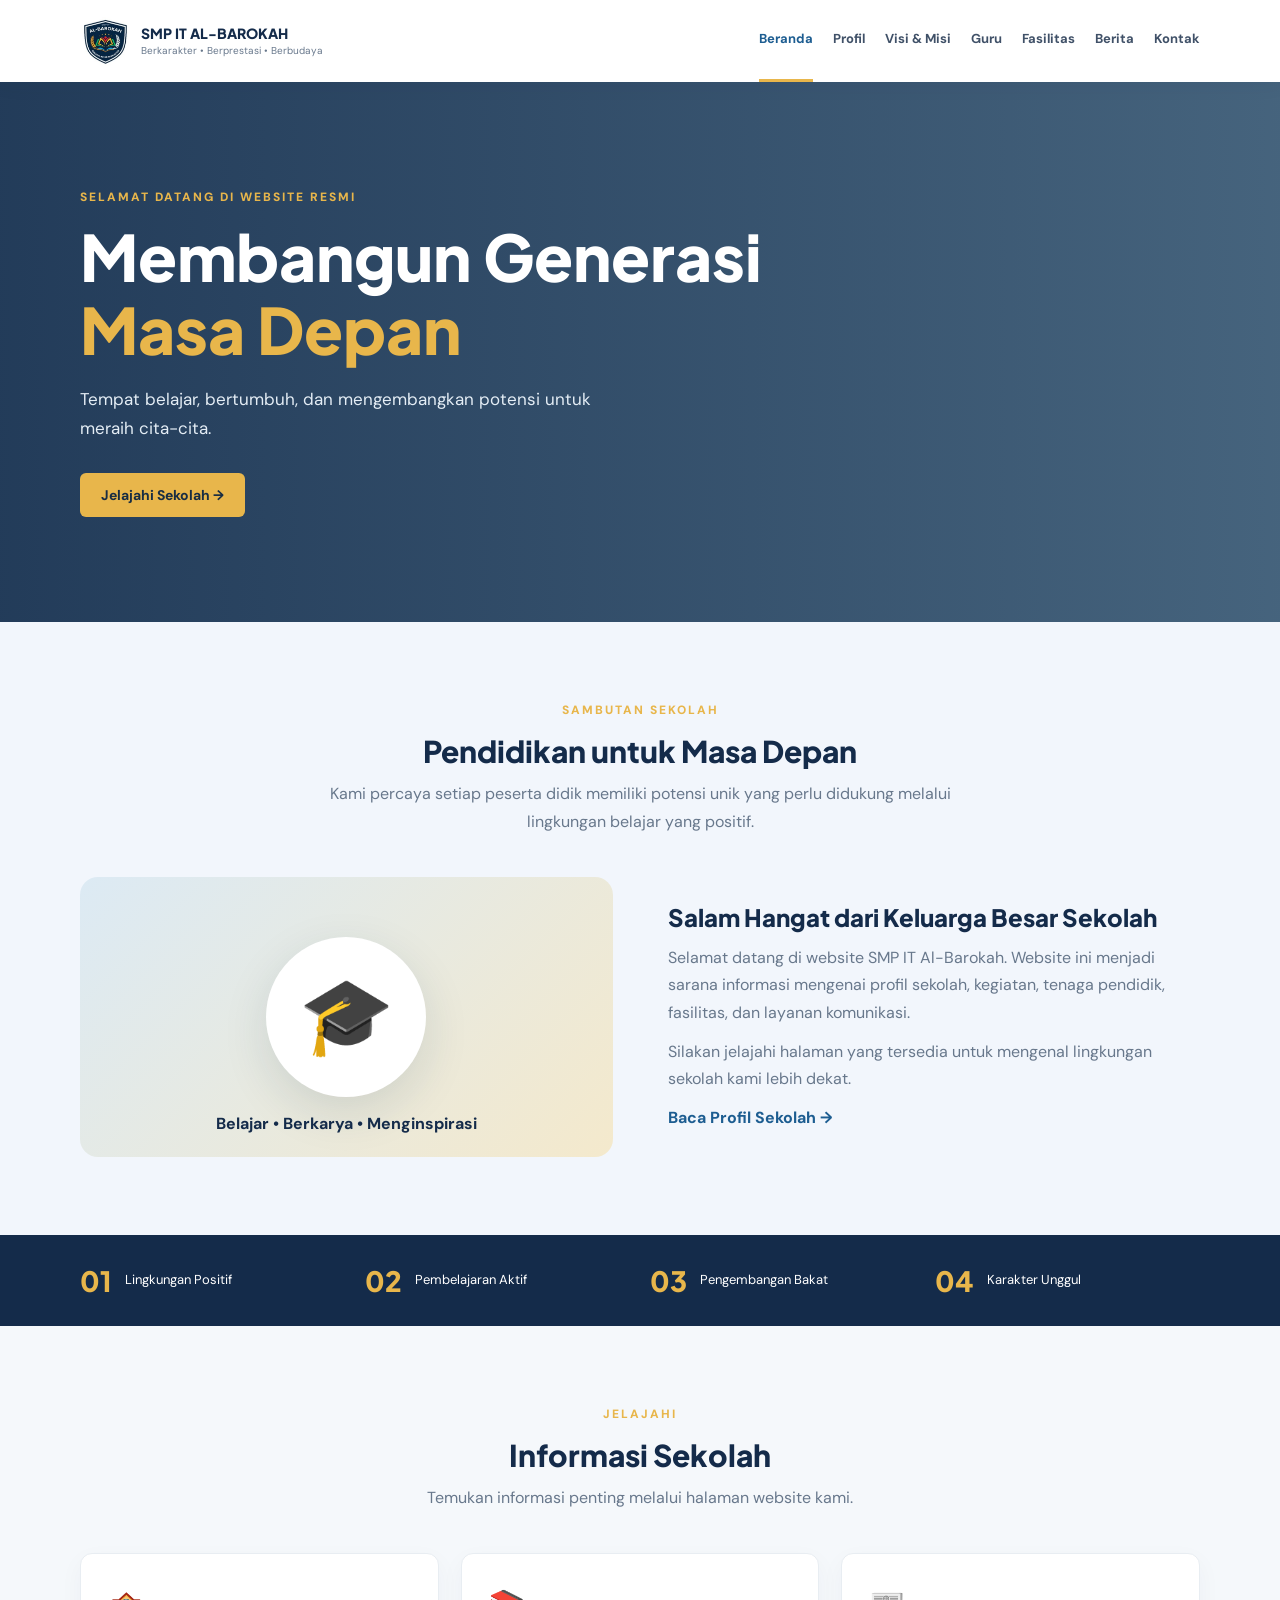
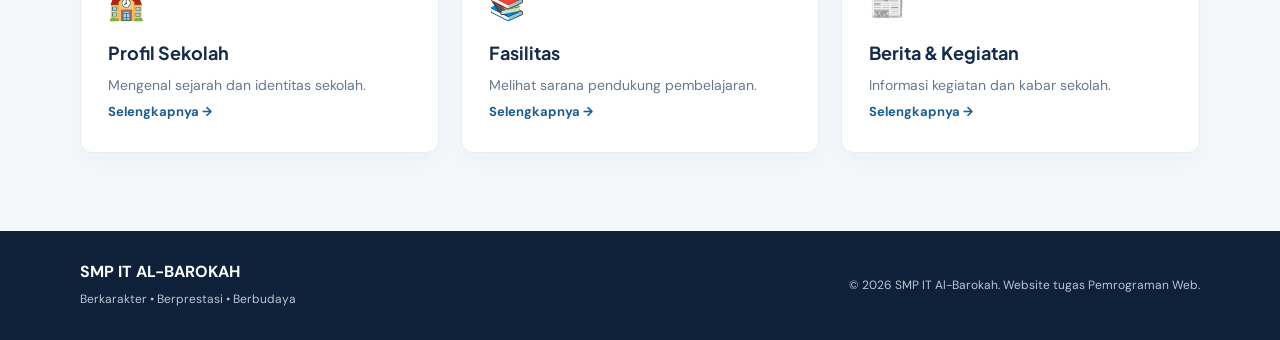
<file: index.html>
<!DOCTYPE html>
<html lang="id">
<head>
    <meta charset="UTF-8">
    <meta name="viewport" content="width=device-width, initial-scale=1.0">

    <title>Beranda | SMP IT Al-Barokah</title>

    <link rel="stylesheet" href="assets/style.css">
    <script src="assets/script.js" defer></script>
</head>

<body>

    <!-- NAVBAR -->
    <header class="noneng_header" id="noneng_header">

        <div class="noneng_container noneng_navwrap">

            <a class="noneng_brand" href="index.html">
                <img src="assets/logo sekolah.jpg" alt="Logo SMP IT Al-Barokah">

                <span>
                    <b>SMP IT AL-BAROKAH</b>
                    <small>Berkarakter • Berprestasi • Berbudaya</small>
                </span>
            </a>

            <button class="noneng_toggle" id="noneng_toggle">
                ☰
            </button>

            <nav class="noneng_menu" id="noneng_menu">

                <a class="noneng_active" href="index.html">Beranda</a>
                <a href="profil.html">Profil</a>
                <a href="visimisi.html">Visi & Misi</a>
                <a href="guru.html">Guru</a>
                <a href="fasilitas.html">Fasilitas</a>
                <a href="berita.html">Berita</a>
                <a href="kontak.html">Kontak</a>

            </nav>

        </div>

    </header>


    <!-- HERO SECTION -->
    <main>

        <section class="noneng_hero">

            <div class="noneng_container noneng_hero_content">

                <p class="noneng_kicker">
                    SELAMAT DATANG DI WEBSITE RESMI
                </p>

                <h1>
                    Membangun Generasi
                    <br>
                    <span>Masa Depan</span>
                </h1>

                <p class="noneng_hero_text">
                    Tempat belajar, bertumbuh, dan mengembangkan
                    potensi untuk meraih cita-cita.
                </p>

                <a class="noneng_button" href="profil.html">
                    Jelajahi Sekolah →
                </a>

            </div>

        </section>


        <!-- SAMBUTAN SEKOLAH -->
        <section class="noneng_section">

            <div class="noneng_container">

                <div class="noneng_section_heading">

                    <p class="noneng_kicker">
                        SAMBUTAN SEKOLAH
                    </p>

                    <h2>Pendidikan untuk Masa Depan</h2>

                    <p>
                        Kami percaya setiap peserta didik memiliki
                        potensi unik yang perlu didukung melalui
                        lingkungan belajar yang positif.
                    </p>

                </div>


                <div class="noneng_welcome">

                    <div class="noneng_welcome_art">

                        <div class="noneng_art_circle">
                            🎓
                        </div>

                        <span>
                            Belajar • Berkarya • Menginspirasi
                        </span>

                    </div>


                    <div>

                        <h3>
                            Salam Hangat dari Keluarga Besar Sekolah
                        </h3>

                        <p>
                            Selamat datang di website SMP IT Al-Barokah.
                            Website ini menjadi sarana informasi mengenai
                            profil sekolah, kegiatan, tenaga pendidik,
                            fasilitas, dan layanan komunikasi.
                        </p>

                        <p>
                            Silakan jelajahi halaman yang tersedia
                            untuk mengenal lingkungan sekolah kami
                            lebih dekat.
                        </p>

                        <a class="noneng_textlink" href="profil.html">
                            Baca Profil Sekolah →
                        </a>

                    </div>

                </div>

            </div>

        </section>


        <!-- KEUNGGULAN SEKOLAH -->
        <section class="noneng_stats">

            <div class="noneng_container noneng_stats_grid">

                <div>
                    <b>01</b>
                    <span>Lingkungan Positif</span>
                </div>

                <div>
                    <b>02</b>
                    <span>Pembelajaran Aktif</span>
                </div>

                <div>
                    <b>03</b>
                    <span>Pengembangan Bakat</span>
                </div>

                <div>
                    <b>04</b>
                    <span>Karakter Unggul</span>
                </div>

            </div>

        </section>


        <!-- INFORMASI SEKOLAH -->
        <section class="noneng_section noneng_light">

            <div class="noneng_container">

                <div class="noneng_section_heading">

                    <p class="noneng_kicker">
                        JELAJAHI
                    </p>

                    <h2>Informasi Sekolah</h2>

                    <p>
                        Temukan informasi penting melalui
                        halaman website kami.
                    </p>

                </div>


                <div class="noneng_cards">

                    <a class="noneng_card" href="profil.html">

                        <span class="noneng_card_icon">🏫</span>

                        <h3>Profil Sekolah</h3>

                        <p>
                            Mengenal sejarah dan identitas sekolah.
                        </p>

                        <b>Selengkapnya →</b>

                    </a>


                    <a class="noneng_card" href="fasilitas.html">

                        <span class="noneng_card_icon">📚</span>

                        <h3>Fasilitas</h3>

                        <p>
                            Melihat sarana pendukung pembelajaran.
                        </p>

                        <b>Selengkapnya →</b>

                    </a>


                    <a class="noneng_card" href="berita.html">

                        <span class="noneng_card_icon">📰</span>

                        <h3>Berita & Kegiatan</h3>

                        <p>
                            Informasi kegiatan dan kabar sekolah.
                        </p>

                        <b>Selengkapnya →</b>

                    </a>

                </div>

            </div>

        </section>

    </main>


    <!-- FOOTER -->
    <footer class="noneng_footer">

        <div class="noneng_container noneng_footer_inner">

            <div>

                <b>SMP IT AL-BAROKAH</b>

                <p>
                    Berkarakter • Berprestasi • Berbudaya
                </p>

            </div>

            <p>
                © <span class="noneng_year"></span>
                SMP IT Al-Barokah.
                Website tugas Pemrograman Web.
            </p>

        </div>

    </footer>

</body>
</html>
</file>
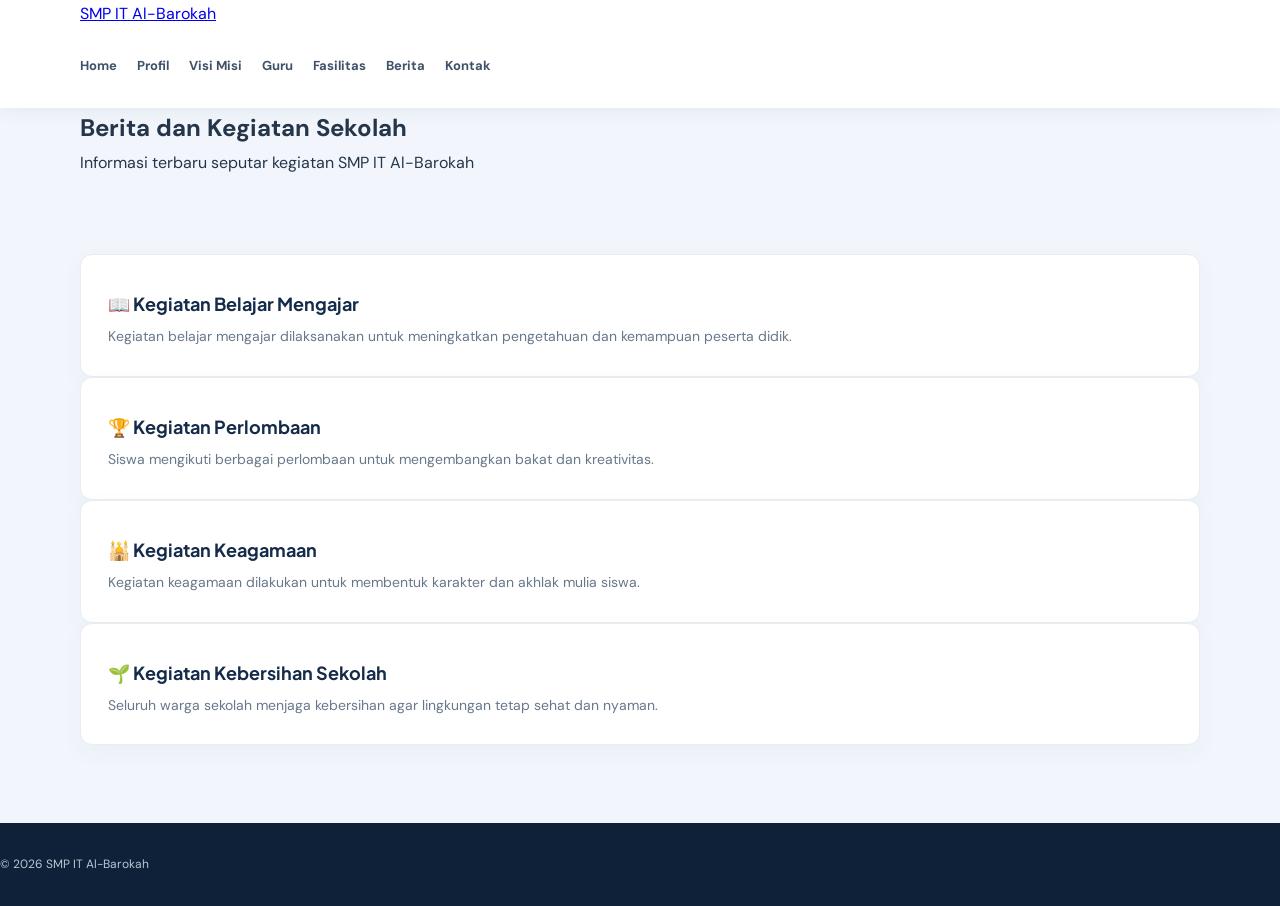
<file: berita.html>
<!DOCTYPE html>
<html lang="id">
<head>
    <meta charset="UTF-8">
    <meta name="viewport" content="width=device-width, initial-scale=1.0">
    <title>Berita - SMP IT Al-Barokah</title>
    <link rel="stylesheet" href="assets/style.css">
</head>
<body>

<header class="noneng_header">
    <div class="noneng_container noneng_navbar">
        <a href="index.html" class="noneng_logo">SMP IT Al-Barokah</a>

        <button id="noneng_toggle" class="noneng_toggle"
            aria-label="Buka menu" aria-expanded="false">☰</button>

        <nav id="noneng_menu" class="noneng_menu">
            <a href="index.html">Home</a>
            <a href="profil.html">Profil</a>
            <a href="visimisi.html">Visi Misi</a>
            <a href="guru.html">Guru</a>
            <a href="fasilitas.html">Fasilitas</a>
            <a href="berita.html">Berita</a>
            <a href="kontak.html">Kontak</a>
        </nav>
    </div>
</header>

<main class="noneng_container">

    <section class="noneng_page_heading">
        <h1>Berita dan Kegiatan Sekolah</h1>
        <p>Informasi terbaru seputar kegiatan SMP IT Al-Barokah</p>
    </section>

    <section class="noneng_section">
        <div class="noneng_grid">

            <div class="noneng_card">
                <h3>📖 Kegiatan Belajar Mengajar</h3>
                <p>
                    Kegiatan belajar mengajar dilaksanakan
                    untuk meningkatkan pengetahuan dan
                    kemampuan peserta didik.
                </p>
            </div>

            <div class="noneng_card">
                <h3>🏆 Kegiatan Perlombaan</h3>
                <p>
                    Siswa mengikuti berbagai perlombaan
                    untuk mengembangkan bakat dan kreativitas.
                </p>
            </div>

            <div class="noneng_card">
                <h3>🕌 Kegiatan Keagamaan</h3>
                <p>
                    Kegiatan keagamaan dilakukan untuk
                    membentuk karakter dan akhlak mulia siswa.
                </p>
            </div>

            <div class="noneng_card">
                <h3>🌱 Kegiatan Kebersihan Sekolah</h3>
                <p>
                    Seluruh warga sekolah menjaga kebersihan
                    agar lingkungan tetap sehat dan nyaman.
                </p>
            </div>

        </div>
    </section>

</main>

<footer class="noneng_footer">
    <p>&copy; <span class="noneng_year"></span> SMP IT Al-Barokah</p>
</footer>

<script src="assets/script.js"></script>
</body>
</html>
</file>
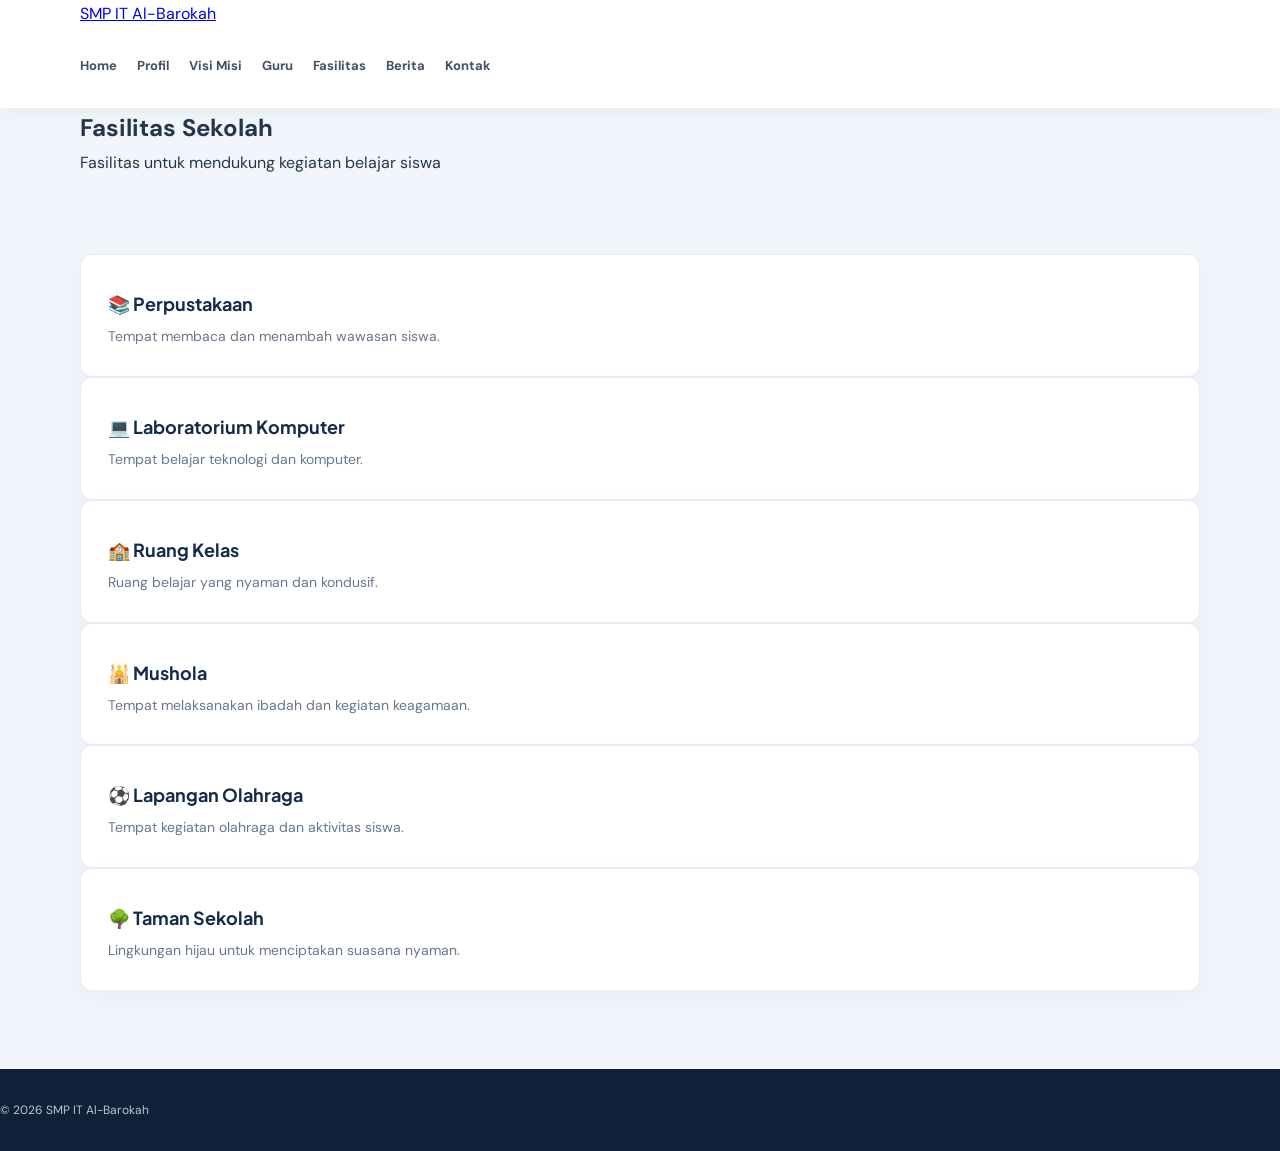
<file: fasilitas.html>
<!DOCTYPE html>
<html lang="id">
<head>
    <meta charset="UTF-8">
    <meta name="viewport" content="width=device-width, initial-scale=1.0">
    <title>Fasilitas - SMP IT Al-Barokah</title>
    <link rel="stylesheet" href="assets/style.css">
</head>
<body>

<header class="noneng_header">
    <div class="noneng_container noneng_navbar">
        <a href="index.html" class="noneng_logo">SMP IT Al-Barokah</a>

        <button id="noneng_toggle" class="noneng_toggle"
            aria-label="Buka menu" aria-expanded="false">☰</button>

        <nav id="noneng_menu" class="noneng_menu">
            <a href="index.html">Home</a>
            <a href="profil.html">Profil</a>
            <a href="visimisi.html">Visi Misi</a>
            <a href="guru.html">Guru</a>
            <a href="fasilitas.html">Fasilitas</a>
            <a href="berita.html">Berita</a>
            <a href="kontak.html">Kontak</a>
        </nav>
    </div>
</header>

<main class="noneng_container">

    <section class="noneng_page_heading">
        <h1>Fasilitas Sekolah</h1>
        <p>Fasilitas untuk mendukung kegiatan belajar siswa</p>
    </section>

    <section class="noneng_section">
        <div class="noneng_grid">

            <div class="noneng_card">
                <h3>📚 Perpustakaan</h3>
                <p>Tempat membaca dan menambah wawasan siswa.</p>
            </div>

            <div class="noneng_card">
                <h3>💻 Laboratorium Komputer</h3>
                <p>Tempat belajar teknologi dan komputer.</p>
            </div>

            <div class="noneng_card">
                <h3>🏫 Ruang Kelas</h3>
                <p>Ruang belajar yang nyaman dan kondusif.</p>
            </div>

            <div class="noneng_card">
                <h3>🕌 Mushola</h3>
                <p>Tempat melaksanakan ibadah dan kegiatan keagamaan.</p>
            </div>

            <div class="noneng_card">
                <h3>⚽ Lapangan Olahraga</h3>
                <p>Tempat kegiatan olahraga dan aktivitas siswa.</p>
            </div>

            <div class="noneng_card">
                <h3>🌳 Taman Sekolah</h3>
                <p>Lingkungan hijau untuk menciptakan suasana nyaman.</p>
            </div>

        </div>
    </section>

</main>

<footer class="noneng_footer">
    <p>&copy; <span class="noneng_year"></span> SMP IT Al-Barokah</p>
</footer>

<script src="assets/script.js"></script>
</body>
</html>
</file>
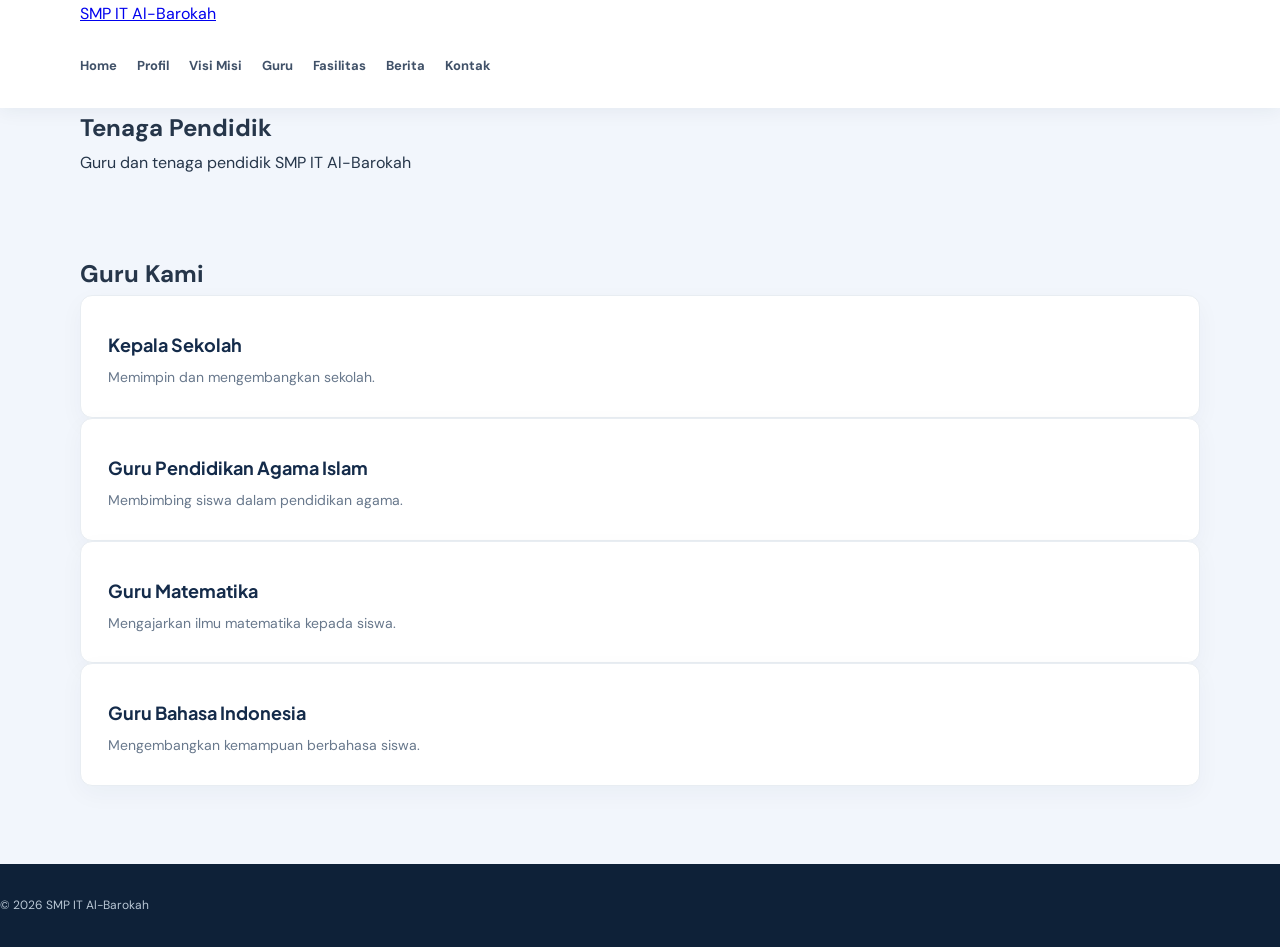
<file: guru.html>
<!DOCTYPE html>
<html lang="id">
<head>
    <meta charset="UTF-8">
    <meta name="viewport" content="width=device-width, initial-scale=1.0">
    <title>Guru - SMP IT Al-Barokah</title>
    <link rel="stylesheet" href="assets/style.css">
</head>
<body>

<header class="noneng_header">
    <div class="noneng_container noneng_navbar">
        <a href="index.html" class="noneng_logo">SMP IT Al-Barokah</a>

        <button id="noneng_toggle" class="noneng_toggle"
            aria-label="Buka menu" aria-expanded="false">☰</button>

        <nav id="noneng_menu" class="noneng_menu">
            <a href="index.html">Home</a>
            <a href="profil.html">Profil</a>
            <a href="visimisi.html">Visi Misi</a>
            <a href="guru.html">Guru</a>
            <a href="fasilitas.html">Fasilitas</a>
            <a href="berita.html">Berita</a>
            <a href="kontak.html">Kontak</a>
        </nav>
    </div>
</header>

<main class="noneng_container">

    <section class="noneng_page_heading">
        <h1>Tenaga Pendidik</h1>
        <p>Guru dan tenaga pendidik SMP IT Al-Barokah</p>
    </section>

    <section class="noneng_section">
        <h2>Guru Kami</h2>

        <div class="noneng_grid">

            <div class="noneng_card">
                <h3>Kepala Sekolah</h3>
                <p>Memimpin dan mengembangkan sekolah.</p>
            </div>

            <div class="noneng_card">
                <h3>Guru Pendidikan Agama Islam</h3>
                <p>Membimbing siswa dalam pendidikan agama.</p>
            </div>

            <div class="noneng_card">
                <h3>Guru Matematika</h3>
                <p>Mengajarkan ilmu matematika kepada siswa.</p>
            </div>

            <div class="noneng_card">
                <h3>Guru Bahasa Indonesia</h3>
                <p>Mengembangkan kemampuan berbahasa siswa.</p>
            </div>

        </div>
    </section>

</main>

<footer class="noneng_footer">
    <p>&copy; <span class="noneng_year"></span> SMP IT Al-Barokah</p>
</footer>

<script src="assets/script.js"></script>
</body>
</html>
</file>
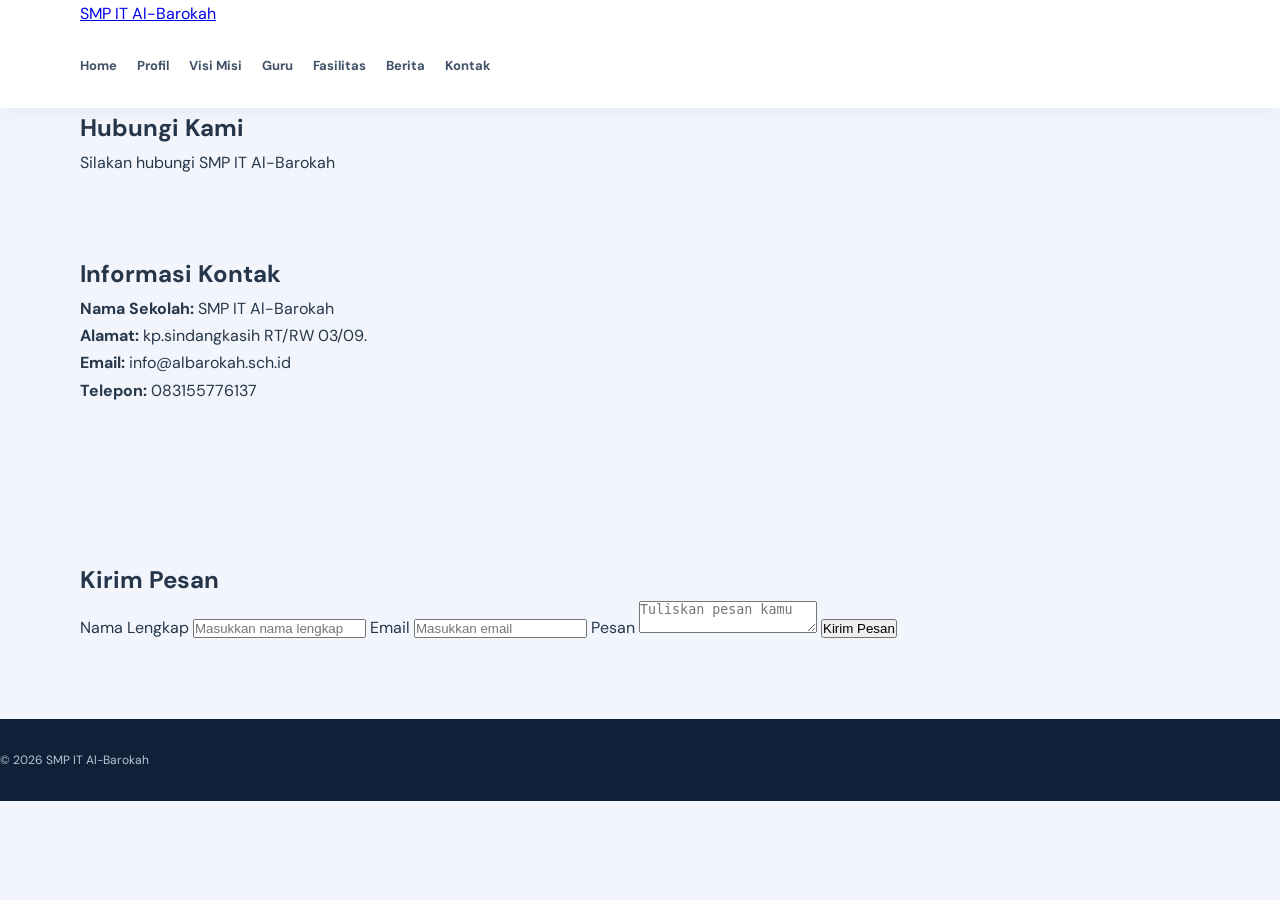
<file: kontak.html>
<!DOCTYPE html>
<html lang="id">
<head>
    <meta charset="UTF-8">
    <meta name="viewport" content="width=device-width, initial-scale=1.0">
    <title>Kontak - SMP IT Al-Barokah</title>
    <link rel="stylesheet" href="assets/style.css">
</head>
<body>

<header class="noneng_header">
    <div class="noneng_container noneng_navbar">
        <a href="index.html" class="noneng_logo">SMP IT Al-Barokah</a>

        <button id="noneng_toggle" class="noneng_toggle"
            aria-label="Buka menu" aria-expanded="false">☰</button>

        <nav id="noneng_menu" class="noneng_menu">
            <a href="index.html">Home</a>
            <a href="profil.html">Profil</a>
            <a href="visimisi.html">Visi Misi</a>
            <a href="guru.html">Guru</a>
            <a href="fasilitas.html">Fasilitas</a>
            <a href="berita.html">Berita</a>
            <a href="kontak.html">Kontak</a>
        </nav>
    </div>
</header>

<main class="noneng_container">

    <section class="noneng_page_heading">
        <h1>Hubungi Kami</h1>
        <p>Silakan hubungi SMP IT Al-Barokah</p>
    </section>

    <section class="noneng_section">
        <h2>Informasi Kontak</h2>
        <p><b>Nama Sekolah:</b> SMP IT Al-Barokah</p>
        <p><b>Alamat:</b> kp.sindangkasih RT/RW 03/09.</p>
        <p><b>Email:</b> info@albarokah.sch.id</p>
        <p><b>Telepon:</b> 083155776137</p>
    </section>

    <section class="noneng_section">
        <h2>Kirim Pesan</h2>

        <form id="noneng_contact_form">
            <label for="nama">Nama Lengkap</label>
            <input type="text" id="nama" name="nama"
                placeholder="Masukkan nama lengkap" required>

            <label for="email">Email</label>
            <input type="email" id="email" name="email"
                placeholder="Masukkan email" required>

            <label for="pesan">Pesan</label>
            <textarea id="pesan" name="pesan"
                placeholder="Tuliskan pesan kamu" required></textarea>

            <button type="submit">Kirim Pesan</button>
            <p id="noneng_form_message"></p>
        </form>
    </section>

</main>

<footer class="noneng_footer">
    <p>&copy; <span class="noneng_year"></span> SMP IT Al-Barokah</p>
</footer>

<script src="assets/script.js"></script>
</body>
</html>
</file>
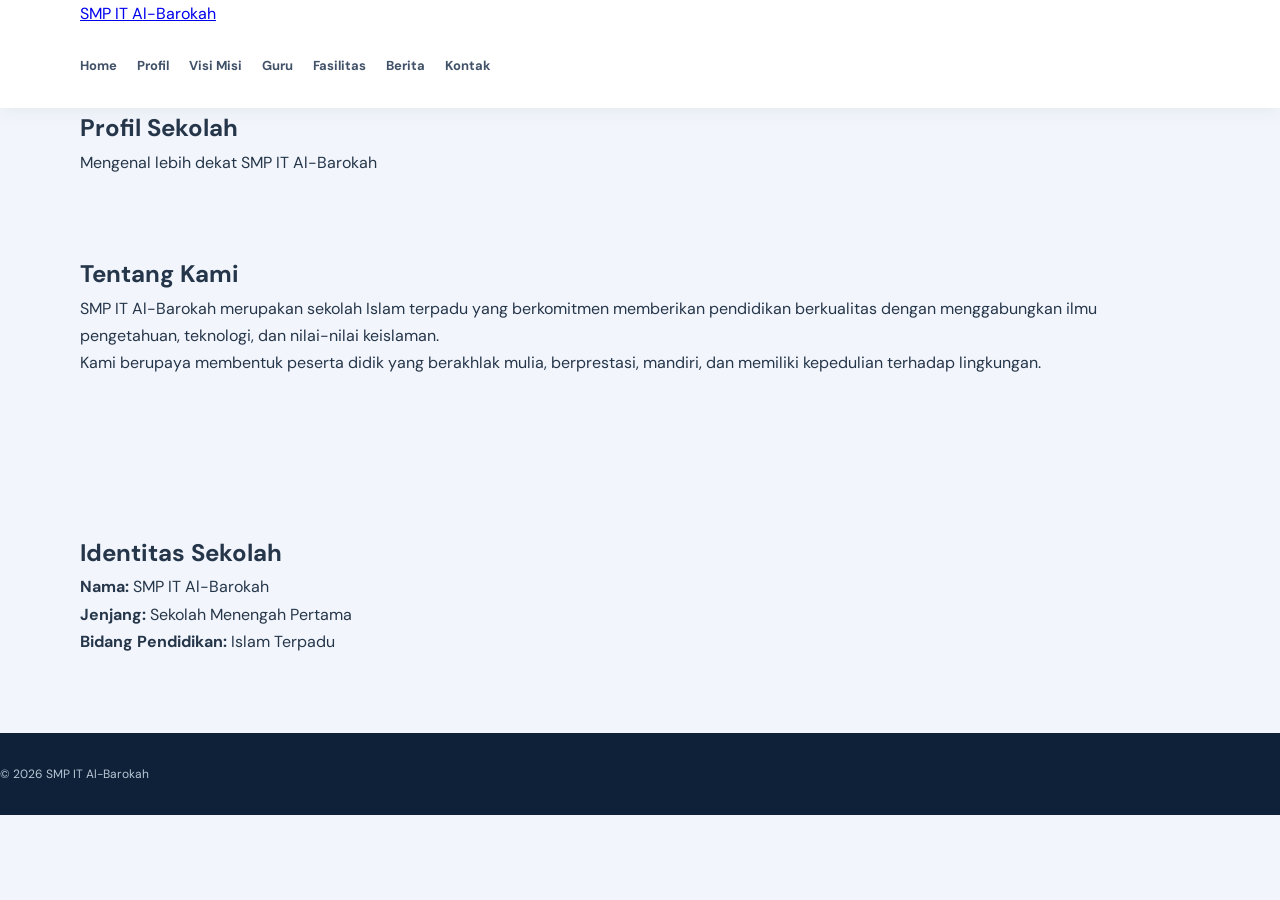
<file: profil.html>
<!DOCTYPE html>
<html lang="id">
<head>
    <meta charset="UTF-8">
    <meta name="viewport" content="width=device-width, initial-scale=1.0">
    <title>Profil - SMP IT Al-Barokah</title>
    <link rel="stylesheet" href="assets/style.css">
</head>
<body>

<header class="noneng_header">
    <div class="noneng_container noneng_navbar">
        <a href="index.html" class="noneng_logo">SMP IT Al-Barokah</a>
        <button id="noneng_toggle" class="noneng_toggle"
            aria-label="Buka menu" aria-expanded="false">☰</button>
        <nav id="noneng_menu" class="noneng_menu">
            <a href="index.html">Home</a>
            <a href="profil.html">Profil</a>
            <a href="visimisi.html">Visi Misi</a>
            <a href="guru.html">Guru</a>
            <a href="fasilitas.html">Fasilitas</a>
            <a href="berita.html">Berita</a>
            <a href="kontak.html">Kontak</a>
        </nav>
    </div>
</header>

<main class="noneng_container">
    <section class="noneng_page_heading">
        <h1>Profil Sekolah</h1>
        <p>Mengenal lebih dekat SMP IT Al-Barokah</p>
    </section>

    <section class="noneng_section">
        <h2>Tentang Kami</h2>
        <p>
            SMP IT Al-Barokah merupakan sekolah Islam terpadu
            yang berkomitmen memberikan pendidikan berkualitas
            dengan menggabungkan ilmu pengetahuan, teknologi,
            dan nilai-nilai keislaman.
        </p>
        <p>
            Kami berupaya membentuk peserta didik yang berakhlak
            mulia, berprestasi, mandiri, dan memiliki kepedulian
            terhadap lingkungan.
        </p>
    </section>

    <section class="noneng_section">
        <h2>Identitas Sekolah</h2>
        <p><b>Nama:</b> SMP IT Al-Barokah</p>
        <p><b>Jenjang:</b> Sekolah Menengah Pertama</p>
        <p><b>Bidang Pendidikan:</b> Islam Terpadu</p>
    </section>
</main>

<footer class="noneng_footer">
    <p>&copy; <span class="noneng_year"></span> SMP IT Al-Barokah</p>
</footer>

<script src="assets/script.js"></script>
</body>
</html>
</file>
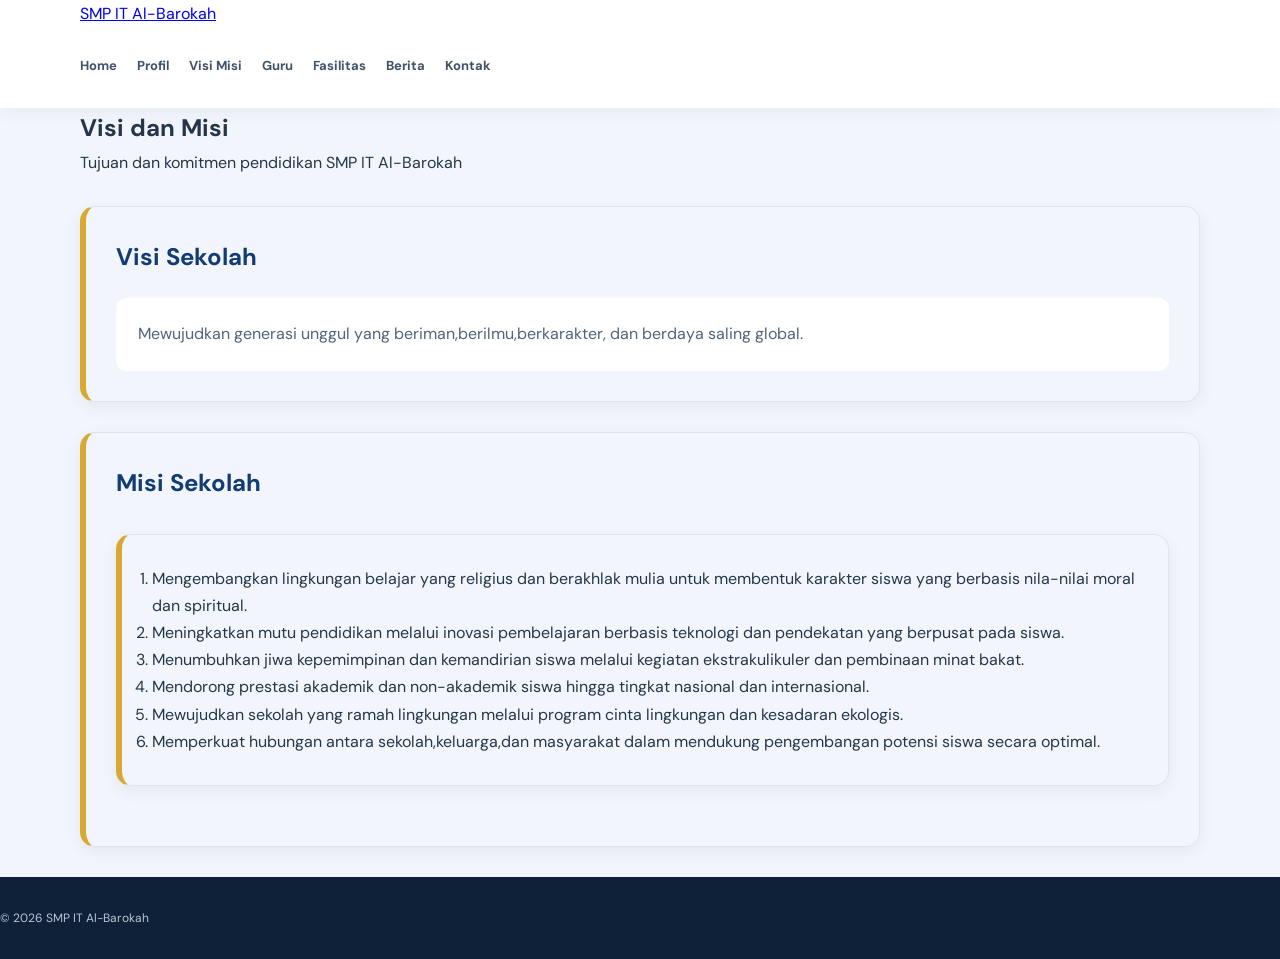
<file: visimisi.html>
<!DOCTYPE html>
<html lang="id">
<head>
    <meta charset="UTF-8">
    <meta name="viewport" content="width=device-width, initial-scale=1.0">
    <title>Visi Misi - SMP IT Al-Barokah</title>
    <link rel="stylesheet" href="assets/style.css">
</head>
<body>

<header class="noneng_header">
    <div class="noneng_container noneng_navbar">
        <a href="index.html" class="noneng_logo">SMP IT Al-Barokah</a>

        <button id="noneng_toggle" class="noneng_toggle"
            aria-label="Buka menu" aria-expanded="false">☰</button>

        <nav id="noneng_menu" class="noneng_menu">
            <a href="index.html">Home</a>
            <a href="profil.html">Profil</a>
            <a href="visimisi.html">Visi Misi</a>
            <a href="guru.html">Guru</a>
            <a href="fasilitas.html">Fasilitas</a>
            <a href="berita.html">Berita</a>
            <a href="kontak.html">Kontak</a>
        </nav>
    </div>
</header>

<main class="noneng_container">

    <section class="noneng_page_heading">
        <h1>Visi dan Misi</h1>
        <p>Tujuan dan komitmen pendidikan SMP IT Al-Barokah</p>
    </section>

    <section class="noneng_section noneng_vm_vision">
        <h2>Visi Sekolah</h2>
        <p>
           Mewujudkan generasi unggul yang beriman,berilmu,berkarakter,
           dan berdaya saling global.
        </p>
    </section>

    <section class="noneng_section noneng_vm_vision">
        <h2>Misi Sekolah</h2>
        <ol class="noneng_vm_vision">
        <ol>
            <li>Mengembangkan lingkungan belajar yang religius dan berakhlak mulia
                untuk membentuk karakter siswa yang berbasis nila-nilai moral dan
                spiritual.</li>
            <li>Meningkatkan mutu pendidikan melalui inovasi pembelajaran berbasis
                teknologi dan pendekatan yang berpusat pada siswa.</li>
            <li>Menumbuhkan jiwa kepemimpinan dan kemandirian siswa melalui kegiatan
                ekstrakulikuler dan pembinaan minat bakat.</li>
            <li>Mendorong prestasi akademik dan non-akademik siswa hingga tingkat
                nasional dan internasional.</li>
            <li>Mewujudkan sekolah yang ramah lingkungan melalui program cinta lingkungan
                dan kesadaran ekologis.</li>
            <li>Memperkuat hubungan antara sekolah,keluarga,dan masyarakat
                dalam mendukung pengembangan potensi siswa secara optimal.</li>
        </ol>
    </section>

</main>

<footer class="noneng_footer">
    <p>&copy; <span class="noneng_year"></span> SMP IT Al-Barokah</p>
</footer>

<script src="assets/script.js"></script>
</body>
</html>
</file>
<file: assets/style.css>
/* CSS WEBSITE SMP IT AL-BAROKAH */

@import url('https://fonts.googleapis.com/css2?family=DM+Sans:wght@400;500;600;700&family=Plus+Jakarta+Sans:wght@600;700;800&display=swap');

:root {
    --noneng_navy: #142b4a;
    --noneng_blue: #1d5d91;
    --noneng_gold: #e8b64b;
    --noneng_ink: #26364a;
    --noneng_muted: #68788c;
    --noneng_bg: #f5f8fb;
}

/* RESET */
* {
    box-sizing: border-box;
    margin: 0;
    padding: 0;
}

html {
    scroll-behavior: smooth;
}

body {
    font-family: 'DM Sans', sans-serif;
    color: var(--noneng_ink);
    line-height: 1.7;
}

.noneng_container {
    width: min(1120px, 90%);
    margin: auto;
}

/* NAVBAR */
.noneng_header {
    background: #fff;
    position: sticky;
    top: 0;
    z-index: 10;
    box-shadow: 0 3px 18px #102a4610;
}

.noneng_navwrap {
    min-height: 82px;
    display: flex;
    align-items: center;
    justify-content: space-between;
    gap: 24px;
}

.noneng_brand {
    display: flex;
    align-items: center;
    gap: 12px;
    text-decoration: none;
    color: var(--noneng_navy);
}

.noneng_brand img {
    width: 49px;
    height: 49px;
}

.noneng_brand b {
    display: block;
    font: 800 14px 'Plus Jakarta Sans';
}

.noneng_brand small {
    display: block;
    font-size: 10px;
    color: var(--noneng_muted);
}

/* MENU */
.noneng_menu {
    display: flex;
    align-items: center;
    gap: 20px;
}

.noneng_menu a {
    color: #405168;
    text-decoration: none;
    font-size: 13px;
    font-weight: 700;
    padding: 28px 0;
    border-bottom: 3px solid transparent;
}

.noneng_menu a:hover,
.noneng_menu .noneng_active {
    color: var(--noneng_blue);
    border-color: var(--noneng_gold);
}

.noneng_toggle {
    display: none;
    border: 0;
    background: var(--noneng_navy);
    color: white;
    border-radius: 8px;
    padding: 8px 12px;
    font-size: 22px;
}

/* HERO */
.noneng_hero {
    min-height: 540px;
    display: flex;
    align-items: center;
    color: white;

    background:
        linear-gradient(90deg, #102b4bea, #173c5bc9),
        url('https://images.unsplash.com/photo-1580582932707-520aed937b7b?auto=format&fit=crop&w=1800&q=85')
        center/cover;
}

.noneng_hero_content {
    padding: 90px 0;
}

.noneng_kicker {
    color: var(--noneng_gold);
    font-size: 12px;
    font-weight: 800;
    letter-spacing: 2px;
    margin-bottom: 12px;
}

.noneng_hero h1 {
    font: 800 clamp(38px, 6vw, 64px)/1.15 'Plus Jakarta Sans';
    margin-bottom: 18px;
}

.noneng_hero h1 span {
    color: var(--noneng_gold);
}

.noneng_hero_text {
    font-size: 17px;
    max-width: 520px;
    color: #e4edf5;
    margin-bottom: 30px;
}

/* BUTTON */
.noneng_button {
    display: inline-flex;
    align-items: center;
    gap: 22px;
    background: var(--noneng_gold);
    color: #182d43;
    text-decoration: none;
    border: 0;
    border-radius: 6px;
    padding: 13px 21px;
    font: 700 14px 'DM Sans';
    cursor: pointer;
}

.noneng_button:hover {
    background: #f3ca70;
    transform: translateY(-1px);
}

/* SECTION */
.noneng_section {
    padding: 78px 0;
}

.noneng_light {
    background: var(--noneng_bg);
}

.noneng_section_heading {
    text-align: center;
    max-width: 650px;
    margin: 0 auto 42px;
}

.noneng_section_heading h2 {
    font: 800 30px 'Plus Jakarta Sans';
    color: var(--noneng_navy);
    margin-bottom: 10px;
}

.noneng_section_heading > p:last-child {
    color: var(--noneng_muted);
}

/* SAMBUTAN */
.noneng_welcome {
    display: grid;
    grid-template-columns: 1fr 1fr;
    gap: 55px;
    align-items: center;
}

.noneng_welcome_art {
    min-height: 280px;
    background: linear-gradient(135deg, #dceaf4, #f4e9cc);
    border-radius: 18px;
    display: grid;
    place-items: center;
    position: relative;
}

.noneng_art_circle {
    width: 160px;
    height: 160px;
    border-radius: 50%;
    background: white;
    display: grid;
    place-items: center;
    font-size: 76px;
    box-shadow: 0 15px 45px #16365320;
}

.noneng_welcome_art > span {
    position: absolute;
    bottom: 20px;
    color: var(--noneng_navy);
    font-weight: 700;
}

.noneng_welcome h3 {
    font: 800 24px 'Plus Jakarta Sans';
    color: var(--noneng_navy);
}

.noneng_welcome p {
    color: var(--noneng_muted);
    margin: 12px 0;
}

.noneng_textlink {
    color: var(--noneng_blue);
    font-weight: 700;
    text-decoration: none;
}

/* KEUNGGULAN */
.noneng_stats {
    background: var(--noneng_navy);
    color: white;
    padding: 28px 0;
}

.noneng_stats_grid {
    display: grid;
    grid-template-columns: repeat(4, 1fr);
    gap: 20px;
}

.noneng_stats_grid div {
    display: flex;
    align-items: center;
    gap: 13px;
}

.noneng_stats_grid b {
    font: 800 28px 'Plus Jakarta Sans';
    color: var(--noneng_gold);
}

.noneng_stats_grid span {
    font-size: 13px;
}

/* CARD */
.noneng_cards {
    display: grid;
    grid-template-columns: repeat(3, 1fr);
    gap: 22px;
}

.noneng_card {
    background: white;
    border: 1px solid #e8edf2;
    border-radius: 12px;
    padding: 27px;
    text-decoration: none;
    color: inherit;
    box-shadow: 0 8px 25px #1b38500a;
    transition: .3s;
}

.noneng_card:hover {
    transform: translateY(-6px);
    box-shadow: 0 12px 30px #1b385018;
}

.noneng_card h3 {
    font: 700 18px 'Plus Jakarta Sans';
    color: var(--noneng_navy);
    margin: 10px 0;
}

.noneng_card p {
    font-size: 14px;
    color: var(--noneng_muted);
}

.noneng_card>b {
    font-size: 13px;
    color: var(--noneng_blue);
}

.noneng_card_icon {
    font-size: 29px;
    color: var(--noneng_blue);
}

/* FOOTER */
.noneng_footer {
    background: #0e2138;
    color: white;
    padding: 27px 0;
}

.noneng_footer_inner {
    display: flex;
    justify-content: space-between;
    align-items: center;
    gap: 20px;
}

.noneng_footer p {
    font-size: 12px;
    color: #b9c7d5;
    margin: 4px 0;
}

/* HALAMAN LAIN */
.noneng_page_hero {
    background: linear-gradient(110deg, #142b4a, #245d83);
    padding: 64px 0;
    color: white;
}

.noneng_page_hero h1 {
    font: 800 42px 'Plus Jakarta Sans';
    margin-bottom: 9px;
}

.noneng_page_hero p:last-child {
    color: #dce8f1;
}

/* PROFIL */
.noneng_two_col {
    display: grid;
    grid-template-columns: 1fr 1fr;
    gap: 48px;
    align-items: center;
}

.noneng_feature_art {
    min-height: 340px;
    border-radius: 16px;
    background: linear-gradient(135deg, #dceaf4, #f2e5c7);
    display: grid;
    place-items: center;
    font-size: 100px;
    position: relative;
}

.noneng_feature_art span {
    position: absolute;
    bottom: 20px;
    font-size: 14px;
    color: var(--noneng_navy);
    font-weight: 700;
}

.noneng_two_col h2,
.noneng_subtitle {
    font: 800 27px 'Plus Jakarta Sans';
    color: var(--noneng_navy);
}

.noneng_two_col p,
.noneng_info_list {
    color: var(--noneng_muted);
}

.noneng_info_list {
    padding-left: 20px;
}

body{
    background: #F2F6FC;
}

/* VISI MISI */
.noneng_vision {
    text-align: center;
    max-width: 820px;
    margin: 0 auto 50px;
    padding: 45px;
    background: #f4f8fb;
    border-radius: 16px;
}

.noneng_vision > span {
    font-size: 36px;
}

.noneng_vision h2 {
    font: 800 27px/1.5 'Plus Jakarta Sans';
    color: var(--noneng_navy);
    margin: 10px 0;
}

.noneng_subtitle {
    text-align: center;
    margin-bottom: 25px;
}

.noneng_mission {
    grid-template-columns: repeat(3, 1fr);
}

body{
    background: #F2F6FC;
}

/* DESAIN KOTAK VISI DAN MISI */

.noneng_vm_vision {
    background: #f2f6fc;
    border: 1px solid #dce6f2;
    border-left: 6px solid #d9a832;
    border-radius: 15px;
    padding: 30px;
    margin: 30px 0;
    box-shadow: 0 5px 18px rgba(0,0,0,0.06);
}

.noneng_vm_vision h2,
.noneng_vm_mission h2 {
    color: #123c72;
    margin-bottom: 20px;
}

.noneng_vm_vision p {
    background: white;
    padding: 22px;
    border-radius: 10px;
    line-height: 1.8;
    color: #52647a;
}

/* KOTAK-KOTAK MISI */

.noneng_vm_list {
    list-style: none;
    padding: 0;
    margin: 0;
    display: grid;
    grid-template-columns: repeat(2, 1fr);
    gap: 20px;
    counter-reset: misi;
}

.noneng_vm_list li {
    counter-increment: misi;
    background: #f2f6fc;
    border: 1px solid #dce6f2;
    border-left: 5px solid #d9a832;
    border-radius: 12px;
    padding: 25px;
    line-height: 1.8;
    color: #52647a;
    box-shadow: 0 4px 15px rgba(0,0,0,0.05);
}

.noneng_vm_list li::before {
    content: "MISI " counter(misi);
    display: block;
    color: #123c72;
    font-weight: bold;
    margin-bottom: 10px;
}

@media (max-width: 768px) {
    .noneng_vm_list {
        grid-template-columns: 1fr;
    }
}

/* GURU */
.noneng_people {
    grid-template-columns: repeat(4, 1fr);
}

.noneng_person {
    text-align: center;
    background: white;
    border: 1px solid #e8edf2;
    border-radius: 12px;
    padding: 25px 12px;
}

.noneng_avatar {
    width: 100px;
    height: 100px;
    border-radius: 50%;
    margin: auto;
    background: #e6eff6;
    display: grid;
    place-items: center;
    font-size: 44px;
}

/* FASILITAS */
.noneng_facilities {
    grid-template-columns: repeat(3, 1fr);
}

.noneng_facility_art {
    height: 130px;
    border-radius: 9px;
    background: linear-gradient(135deg, #e4eef5, #f7edda);
    display: grid;
    place-items: center;
    font-size: 48px;
}

/* BERITA */
.noneng_news_grid {
    display: grid;
    grid-template-columns: repeat(3, 1fr);
    gap: 22px;
}

.noneng_news {
    border: 1px solid #e8edf2;
    border-radius: 12px;
    overflow: hidden;
}

.noneng_news_art {
    height: 160px;
    background: linear-gradient(135deg, #dceaf4, #f2e5c7);
    display: grid;
    place-items: center;
    font-size: 58px;
}

.noneng_news_body {
    padding: 20px;
}

.noneng_news_body small {
    color: #b18124;
    font-weight: 800;
}

.noneng_news_body p {
    font-size: 14px;
    color: var(--noneng_muted);
}

/* KONTAK */
.noneng_contact_grid {
    display: grid;
    grid-template-columns: .8fr 1.2fr;
    gap: 50px;
}

.noneng_contact_info p {
    color: var(--noneng_muted);
    margin: 20px 0;
}

.noneng_form {
    background: #f7f9fb;
    padding: 30px;
    border-radius: 12px;
    display: grid;
    gap: 9px;
}

.noneng_form label {
    font-size: 13px;
    font-weight: 700;
    color: var(--noneng_navy);
}

.noneng_form input,
.noneng_form textarea {
    width: 100%;
    padding: 12px;
    border: 1px solid #d9e1e8;
    border-radius: 6px;
    font: 14px 'DM Sans';
    background: white;
    margin-bottom: 8px;
}

.noneng_form input:focus,
.noneng_form textarea:focus {
    outline: 2px solid #a7c8df;
    border-color: var(--noneng_blue);
}

.noneng_form .noneng_button {
    justify-self: start;
}

.noneng_form_message {
    font-size: 13px;
    color: #236b45;
}

/* RESPONSIVE HP */
@media (max-width: 900px) {

    .noneng_menu {
        gap: 12px;
    }

    .noneng_menu a {
        font-size: 11px;
    }

    .noneng_people {
        grid-template-columns: repeat(2, 1fr);
    }

}

/* RESPONSIVE MOBILE */
@media (max-width: 700px) {

    .noneng_navwrap {
        min-height: 72px;
    }

    .noneng_toggle {
        display: block;
    }

    .noneng_menu {
        display: none;
        position: absolute;
        top: 72px;
        left: 0;
        right: 0;
        background: white;
        padding: 10px 5% 18px;
        box-shadow: 0 12px 18px #102a4615;
        flex-direction: column;
        align-items: stretch;
        gap: 0;
    }

    .noneng_menu.noneng_show {
        display: flex;
    }

    .noneng_menu a {
        padding: 10px 0;
        border-bottom: 1px solid #edf1f4;
        font-size: 14px;
    }

    .noneng_hero {
        min-height: 480px;
    }

    .noneng_hero_content {
        padding: 70px 0;
    }

    .noneng_section {
        padding: 55px 0;
    }

    .noneng_welcome,
    .noneng_two_col,
    .noneng_contact_grid {
        grid-template-columns: 1fr;
        gap: 28px;
    }

    .noneng_cards,
    .noneng_mission,
    .noneng_facilities,
    .noneng_news_grid {
        grid-template-columns: 1fr;
    }

    .noneng_stats_grid {
        grid-template-columns: repeat(2, 1fr);
    }

    .noneng_footer_inner {
        align-items: flex-start;
        flex-direction: column;
        gap: 8px;
    }

    .noneng_page_hero {
        padding: 48px 0;
    }

    .noneng_page_hero h1 {
        font-size: 34px;
    }

    .noneng_vision {
        padding: 28px 20px;
    }

    .noneng_vision h2 {
        font-size: 21px;
    }

}

/* PERBAIKAN MENU MOBILE */
@media (max-width: 600px) {

    .noneng_header {
        position: relative;
        z-index: 9999;
    }

    .noneng_navbar {
        position: relative;
    }

    .noneng_toggle {
        display: block;
        position: relative;
        z-index: 10001;
        cursor: pointer;
    }

    .noneng_menu {
        z-index: 10000;
    }

    .noneng_menu.noneng_show {
        display: flex;
    }
}
</file>
